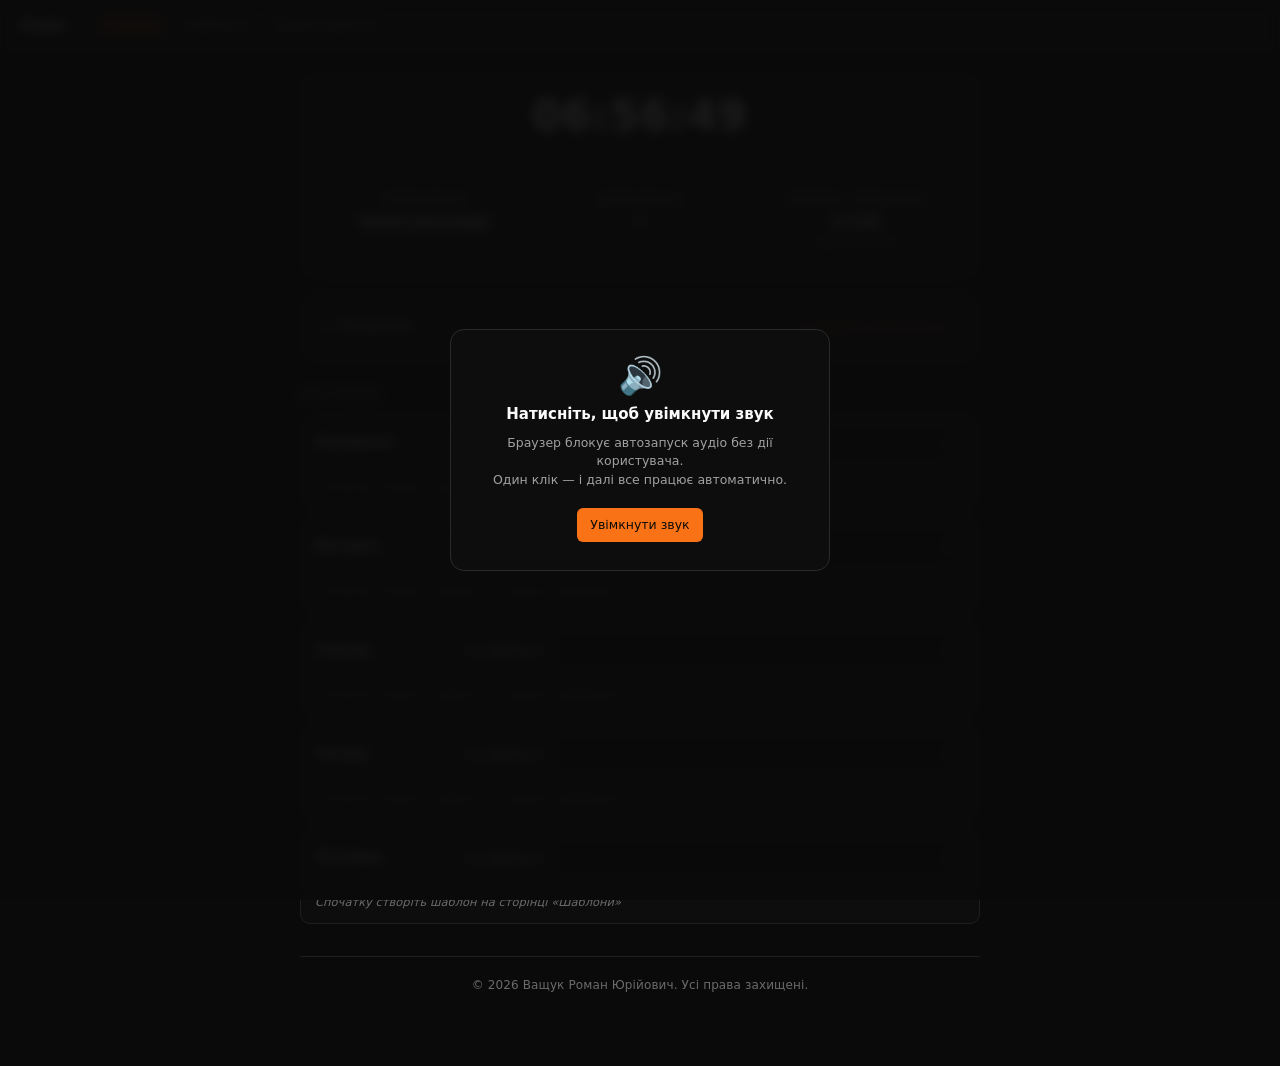
<file: index.html>
<!DOCTYPE html>
<html lang="uk" data-theme="dark">
<head>
  <meta charset="UTF-8">
  <meta name="viewport" content="width=device-width, initial-scale=1.0">
  <title>Головна — Радіо</title>
  <link rel="stylesheet" href="css/index.css">
  <link rel="stylesheet" href="css/header.css">
</head>
<body>

  <header class="header">
    <h1>Радіо</h1>
    <nav>
      <a href="index.html" class="active">Головна</a>
      <a href="templates.html">Шаблони</a>
      <a href="settings.html">Налаштування</a>
    </nav>
  </header>

  <main class="container">

    <div class="card clock-card">
      <div class="clock-display">
        <div class="clock-time" id="clock-time">00:00:00</div>
        <div class="clock-day" id="clock-day">—</div>
      </div>

      <div class="status-grid">
        <div class="status-item">
          <div class="status-label">Увімкнення</div>
          <div class="status-value" id="radio-on">—</div>
          <div class="status-sub" id="radio-on-sub"></div>
        </div>
        <div class="status-item">
          <div class="status-label">Вимкнення</div>
          <div class="status-value" id="radio-off">—</div>
          <div class="status-sub" id="radio-off-sub"></div>
        </div>
        <div class="status-item">
          <div class="status-label">Хвилина мовчання</div>
          <div class="status-value" id="silence-value">9:00</div>
          <div class="status-sub" id="silence-sub"></div>
        </div>
      </div>
    </div>

    <div class="card player-card">
      <div class="player-head">
        <div class="player-status">
          <span class="status-dot" id="status-dot"></span>
          <span id="status-text">Очікування</span>
        </div>
        <button id="btn-emergency" class="btn btn-emergency">⏸ Аварійне вимкнення</button>
      </div>
      <audio id="radio-audio" preload="none"></audio>
      <audio id="hymn-audio" preload="auto" src="hymn.mp3"></audio>
    </div>

    <h2 class="section-title">Дні тижня</h2>
    <div class="days-list" id="days-list"></div>
    <footer class="footer">
      © 2026 Ващук Роман Юрійович. Усі права захищені.
    </footer>
  </main>

  <div class="unlock-overlay" id="unlock-overlay">
    <div class="unlock-box">
      <div class="unlock-icon">🔊</div>
      <h2>Натисніть, щоб увімкнути звук</h2>
      <p>Браузер блокує автозапуск аудіо без дії користувача.<br>Один клік — і далі все працює автоматично.</p>
      <button id="btn-unlock" class="btn btn-primary">Увімкнути звук</button>
    </div>
  </div>

  <script src="js/settings.js"></script>
  <script src="js/index.js"></script>
</body>
</html>
</file>
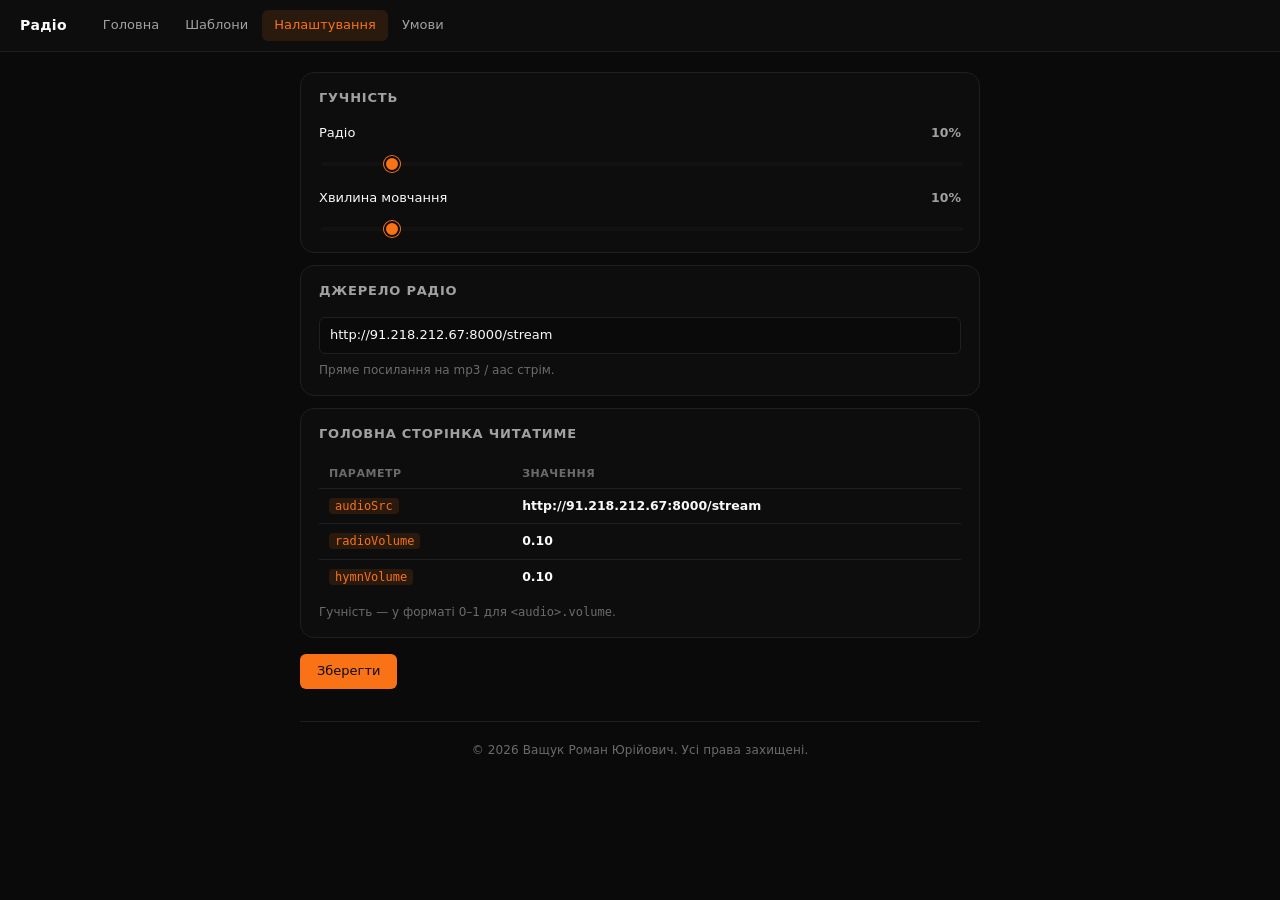
<file: settings.html>
<!doctype html>
<html lang="uk" data-theme="dark">
  <head>
    <meta charset="UTF-8" />
    <meta name="viewport" content="width=device-width, initial-scale=1.0" />
    <title>Налаштування — Радіо</title>
    <link rel="stylesheet" href="css/settings.css" />
    <link rel="stylesheet" href="css/header.css" />
  </head>
  <body>
    <header class="header">
      <h1>Радіо</h1>
      <nav>
        <a href="index.html">Головна</a>
        <a href="templates.html">Шаблони</a>
        <a href="settings.html" class="active">Налаштування</a>
        <a href="terms.html">Умови</a>
      </nav>
    </header>

    <main class="container">
      <div class="card">
        <h2 class="card-title">Гучність</h2>

        <div class="field">
          <div class="field-head">
            <label for="vol-radio">Радіо</label>
            <span class="value" id="vol-radio-val">10%</span>
          </div>
          <input
            type="range"
            id="vol-radio"
            min="0"
            max="100"
            step="1"
            value="10"
          />
        </div>

        <div class="field">
          <div class="field-head">
            <label for="vol-hymn">Хвилина мовчання</label>
            <span class="value" id="vol-hymn-val">10%</span>
          </div>
          <input
            type="range"
            id="vol-hymn"
            min="0"
            max="100"
            step="1"
            value="10"
          />
        </div>
      </div>

      <div class="card" style="margin-top: 12px">
        <h2 class="card-title">Джерело радіо</h2>
        <input
          type="url"
          id="radio-url"
          class="input"
          placeholder="http://.../stream.mp3"
          autocomplete="off"
          spellcheck="false"
        />
        <p class="hint">Пряме посилання на mp3 / aac стрім.</p>
      </div>

      <div class="card" style="margin-top: 12px">
        <h2 class="card-title">Головна сторінка читатиме</h2>
        <table class="preview-table">
          <thead>
            <tr>
              <th>Параметр</th>
              <th>Значення</th>
            </tr>
          </thead>
          <tbody>
            <tr>
              <td><code>audioSrc</code></td>
              <td id="pv-src">—</td>
            </tr>
            <tr>
              <td><code>radioVolume</code></td>
              <td id="pv-radio">—</td>
            </tr>
            <tr>
              <td><code>hymnVolume</code></td>
              <td id="pv-hymn">—</td>
            </tr>
          </tbody>
        </table>
        <p class="hint" style="margin-top: 10px">
          Гучність — у форматі 0–1 для <code>&lt;audio&gt;.volume</code>.
        </p>
      </div>

      <div class="actions">
        <button id="btn-save" class="btn btn-primary">Зберегти</button>
        <span id="save-status" class="status"></span>
      </div>
      <footer class="footer">
        © 2026 Ващук Роман Юрійович. Усі права захищені.
      </footer>
    </main>

    <script src="js/settings.js"></script>
  </body>
</html>
</file>
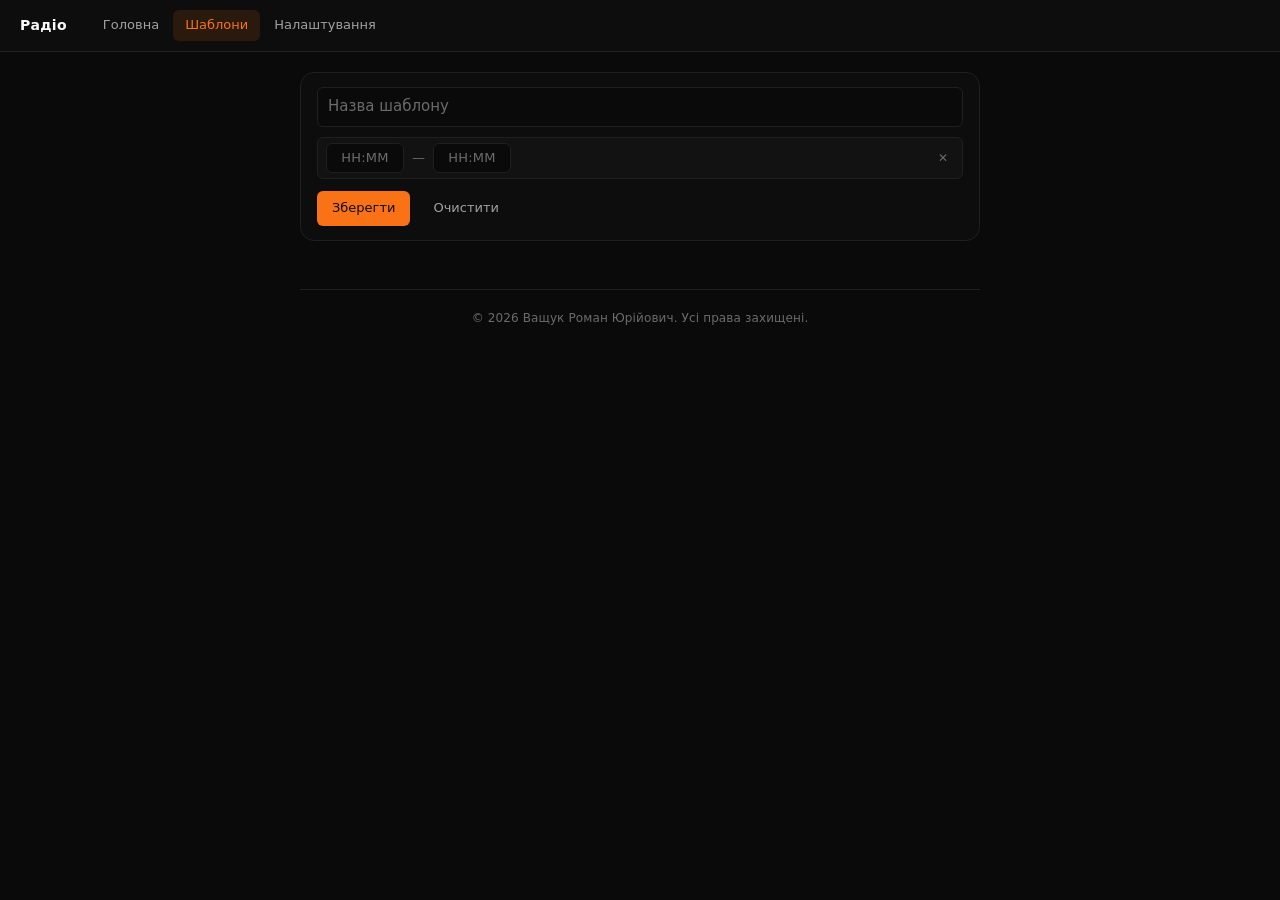
<file: templates.html>
<!DOCTYPE html>
<html lang="uk" data-theme="dark">
<head>
  <meta charset="UTF-8">
  <meta name="viewport" content="width=device-width, initial-scale=1.0">
  <title>Шаблони розкладу — Радіо</title>
  <link rel="stylesheet" href="css/templates.css">
  <link rel="stylesheet" href="css/header.css">
</head>
<body>

  <header class="header">
    <h1>Радіо</h1>
    <nav>
      <a href="index.html">Головна</a>
      <a href="templates.html" class="active">Шаблони</a>
      <a href="settings.html">Налаштування</a>
    </nav>
  </header>

  <main class="container">

    <!-- Форма створення — завжди видима -->
    <div class="card" id="create-form">
      <input type="text" id="new-name" class="edit-name" placeholder="Назва шаблону" autocomplete="off">
      <div id="new-breaks" class="breaks-editor"></div>
      <div class="actions">
        <button id="btn-create" class="btn btn-primary">Зберегти</button>
        <button id="btn-reset" class="btn btn-ghost">Очистити</button>
      </div>
    </div>

    <!-- Список шаблонів -->
    <div id="list" class="list"></div>
    <footer class="footer">
      © 2026 Ващук Роман Юрійович. Усі права захищені.
    </footer>
  </main>

  <script src="js/templates.js"></script>
</body>
</html>
</file>
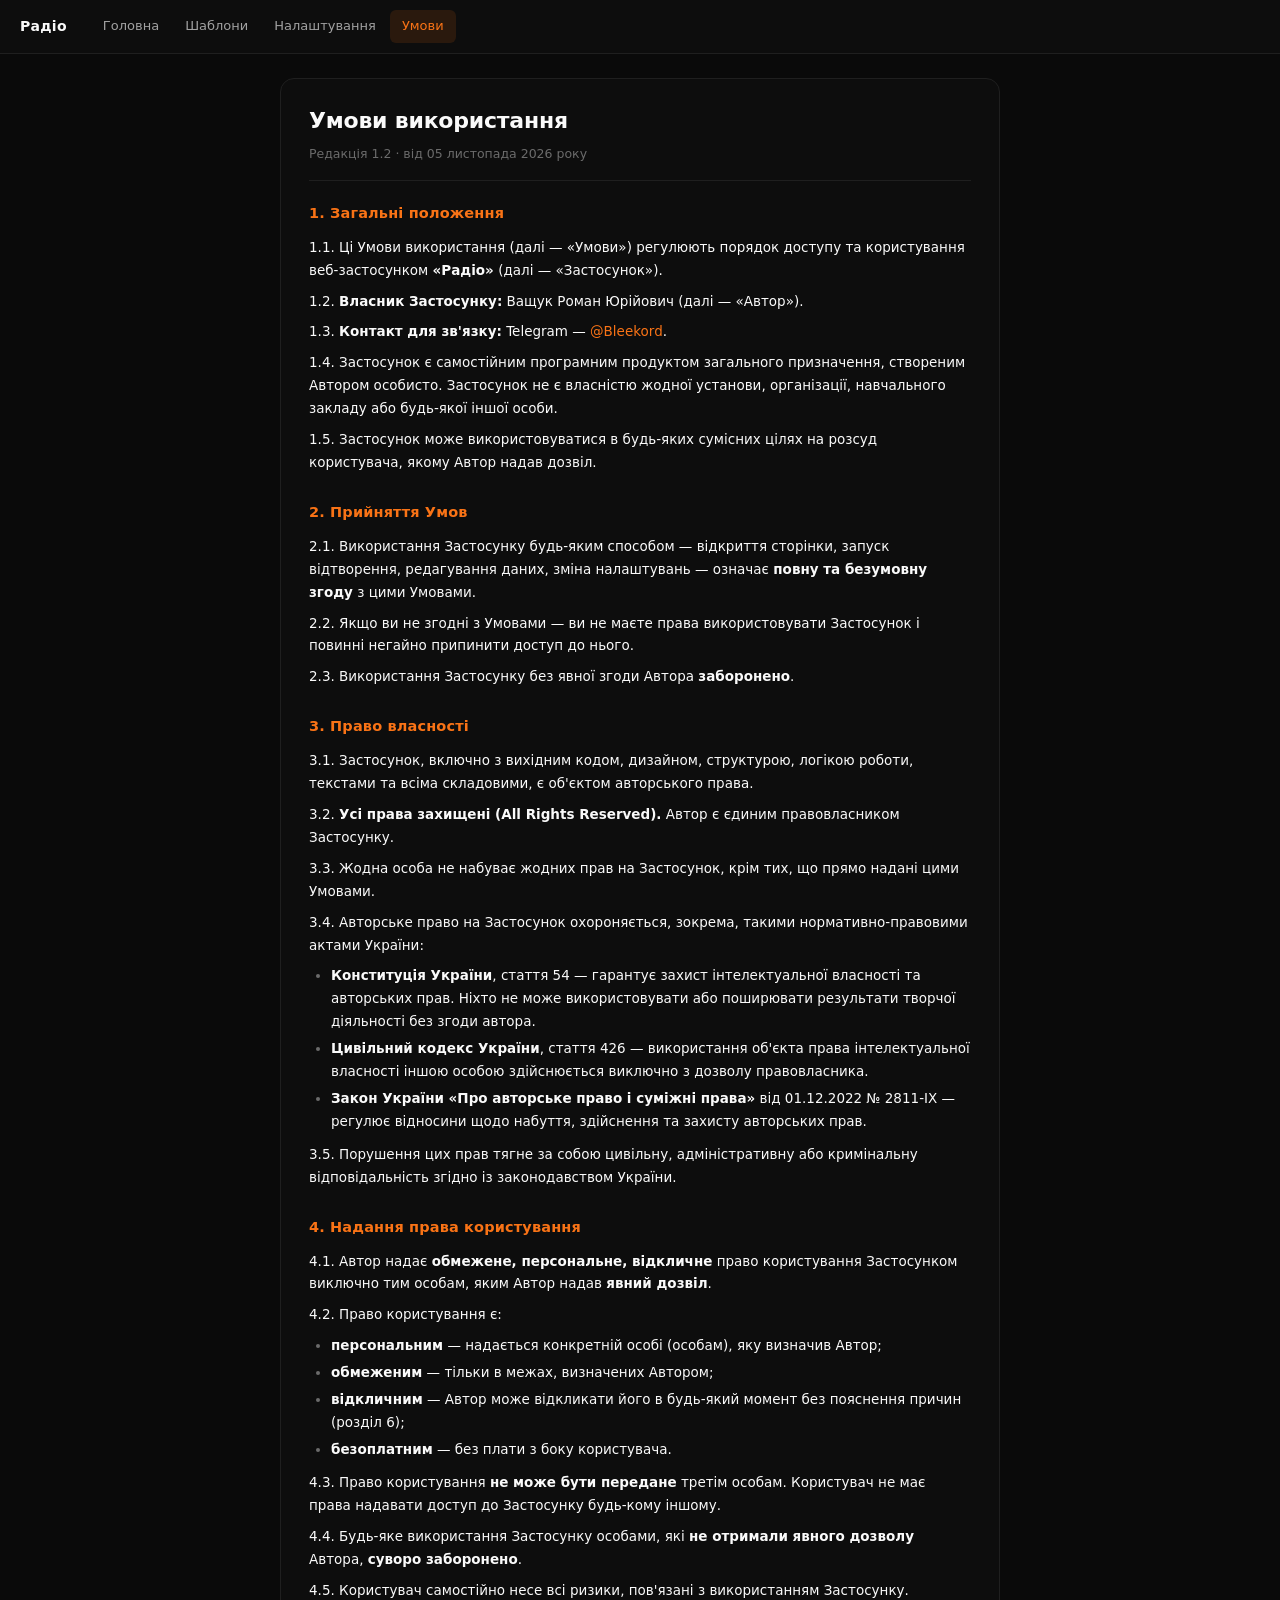
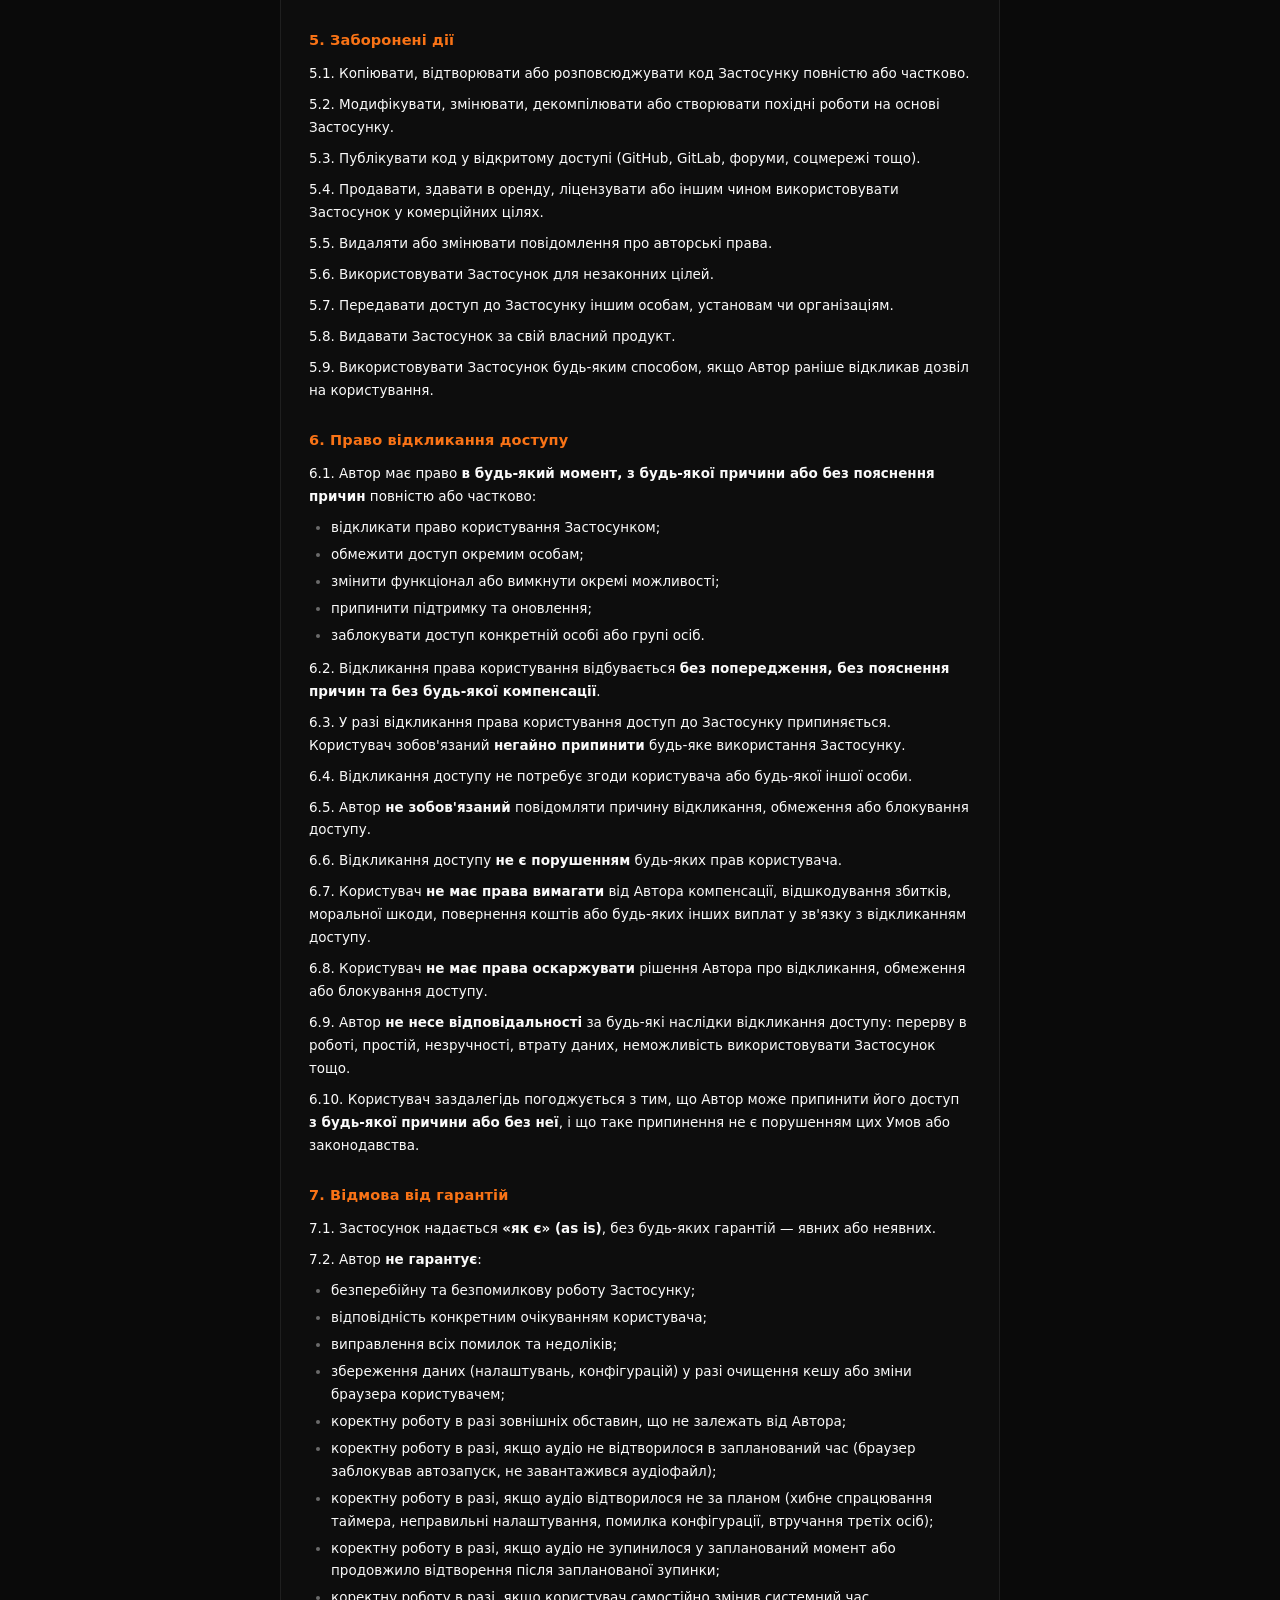
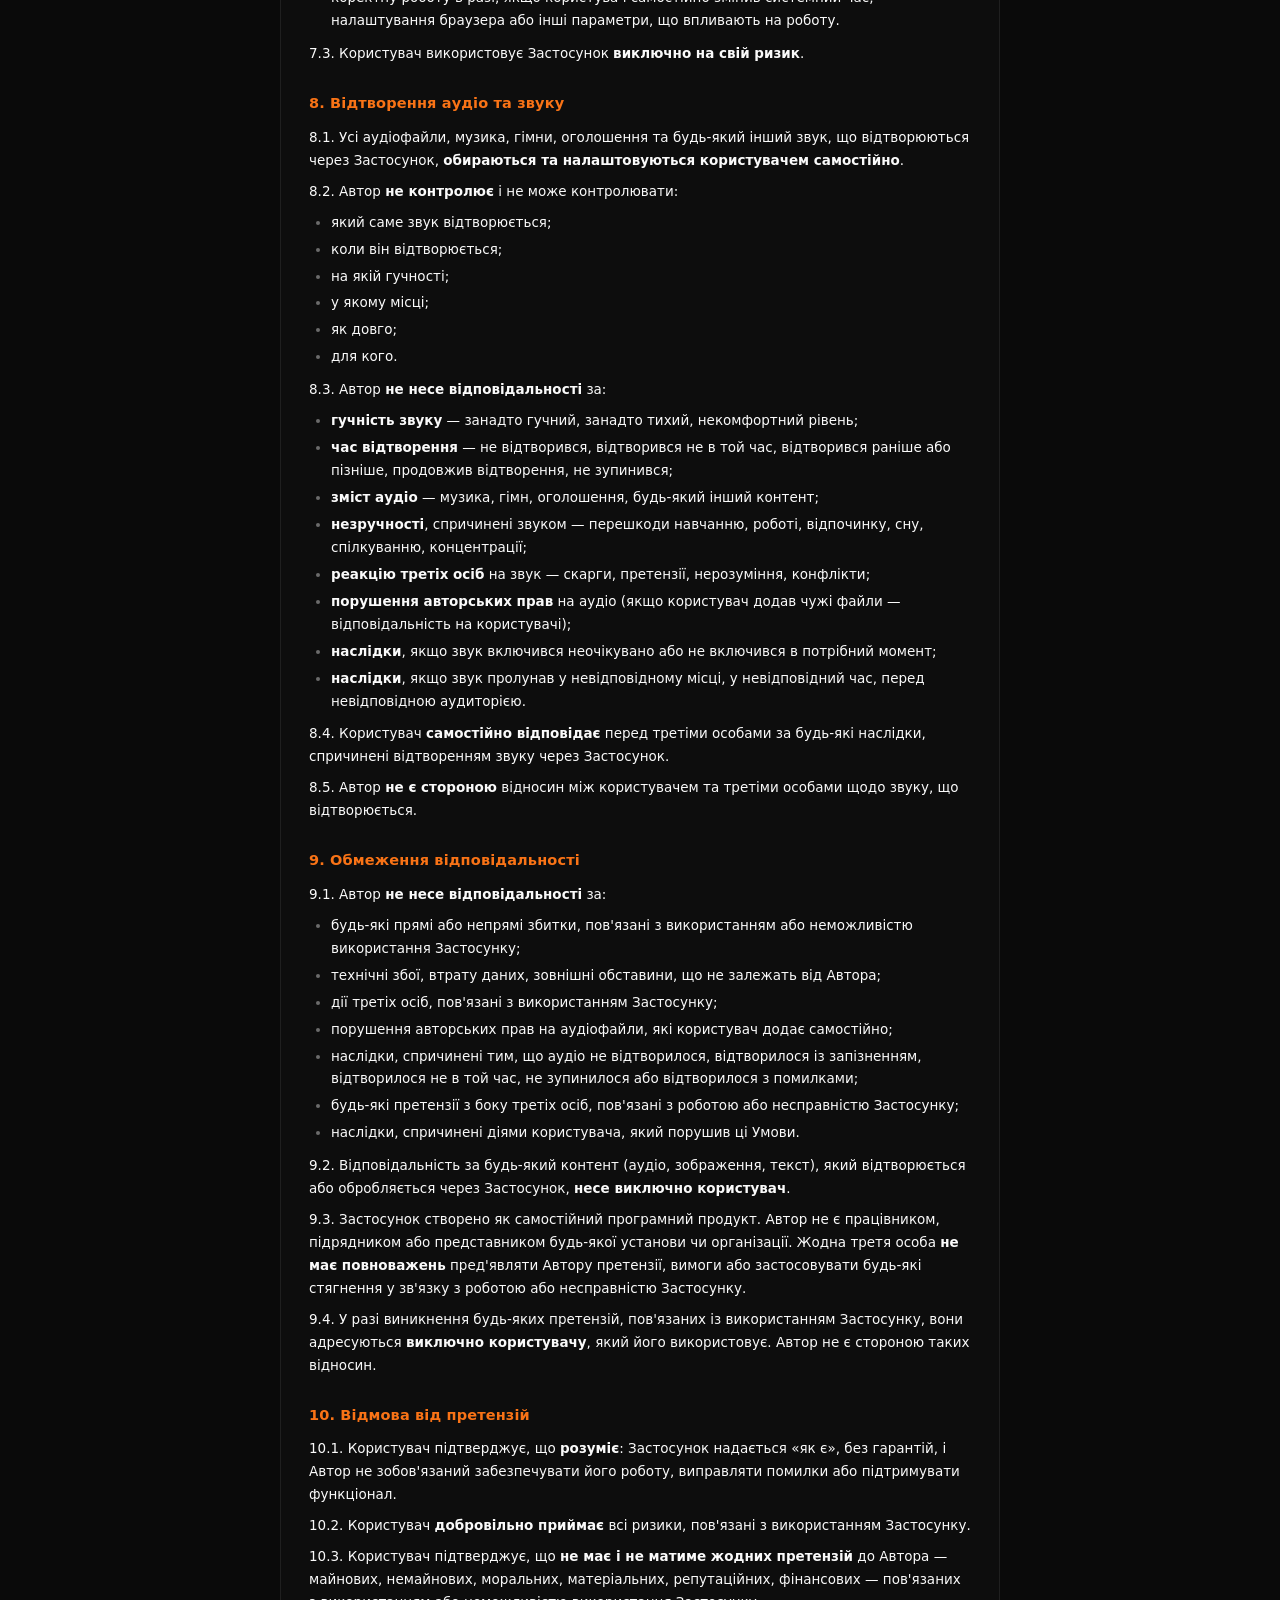
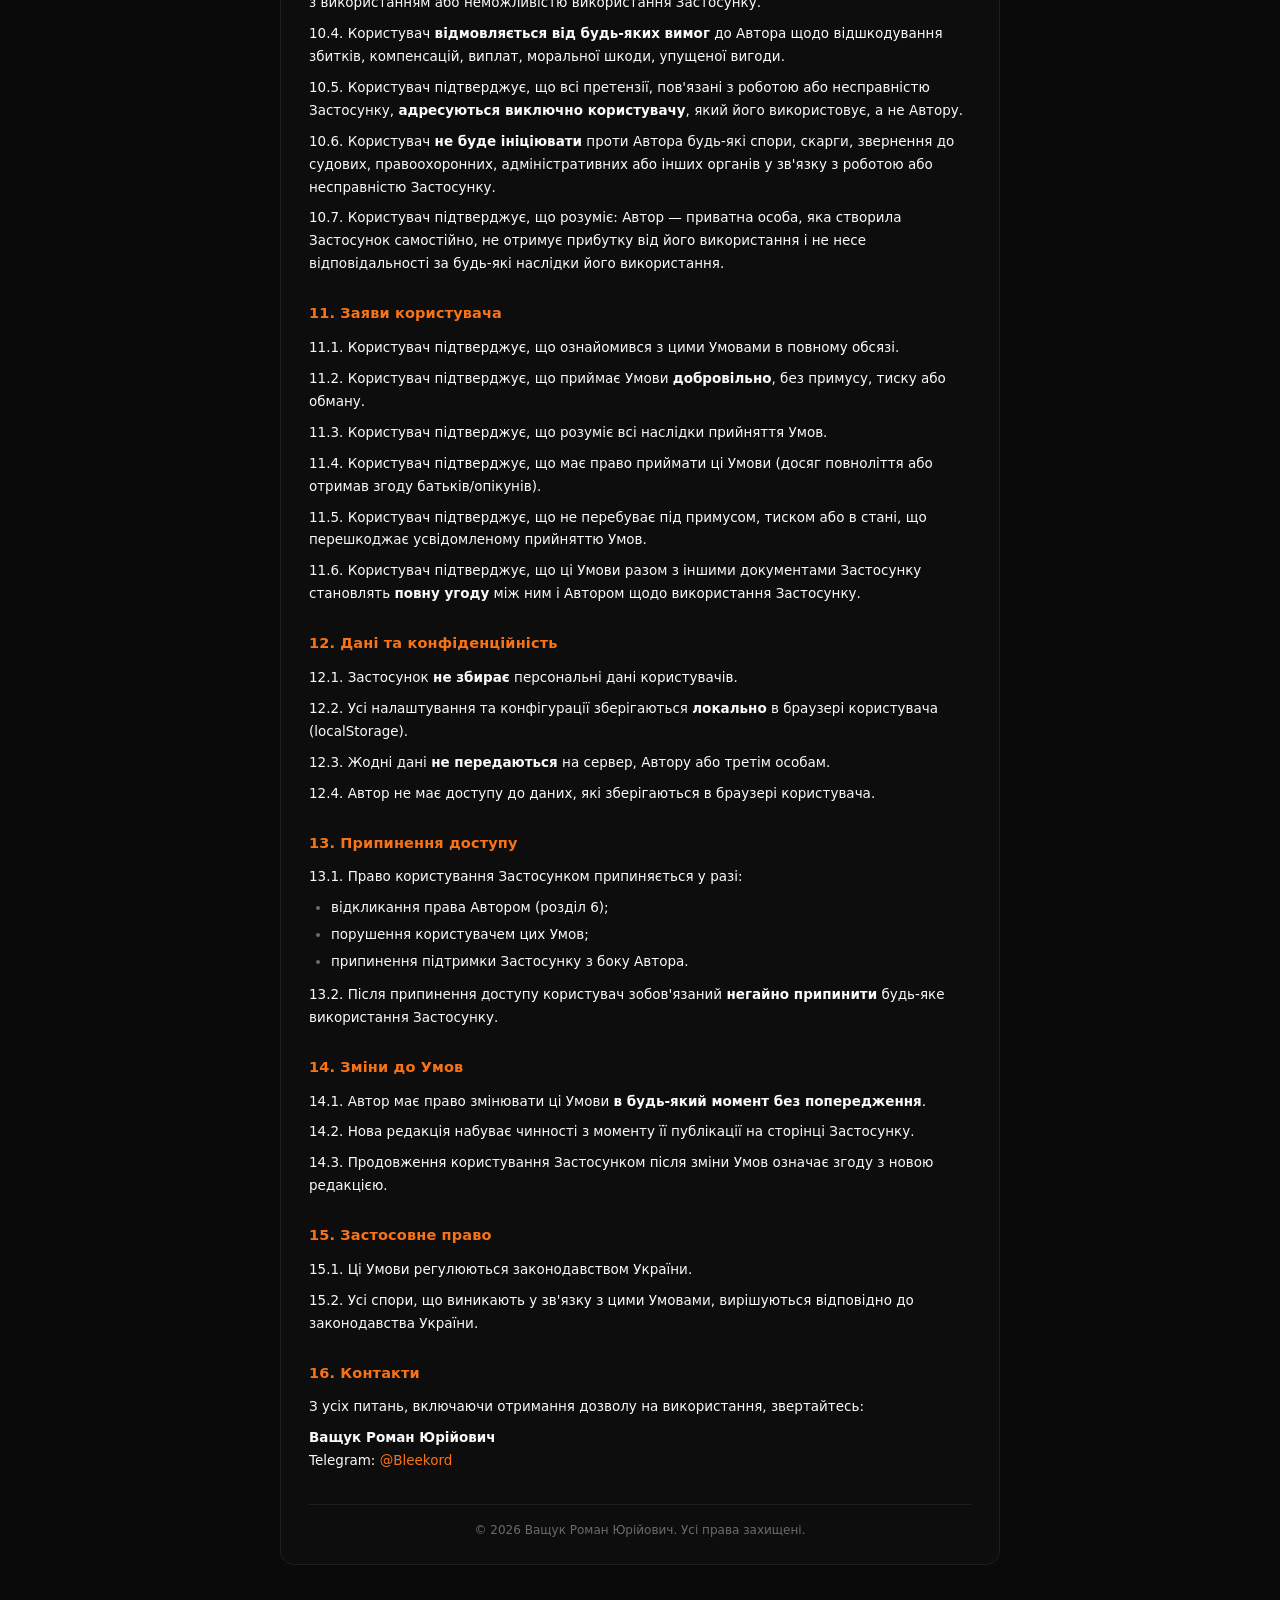
<file: terms.html>
<!DOCTYPE html>
<html lang="uk" data-theme="dark">
<head>
  <meta charset="UTF-8">
  <meta name="viewport" content="width=device-width, initial-scale=1.0">
  <title>Умови використання — Радіо</title>
  <link rel="stylesheet" href="css/terms.css">
  <link rel="stylesheet" href="css/header.css">
</head>
<body>

  <header class="header">
    <h1>Радіо</h1>
    <nav>
      <a href="index.html">Головна</a>
      <a href="templates.html">Шаблони</a>
      <a href="settings.html">Налаштування</a>
      <a href="terms.html" class="active">Умови</a>
    </nav>
  </header>

  <main class="container">

    <article class="card terms-card">
      <header class="terms-head">
        <h1 class="page-title">Умови використання</h1>
        <p class="page-sub">Редакція 1.2 · від 05 листопада 2026 року</p>
      </header>

      <div class="terms-body">

        <h2>1. Загальні положення</h2>
        <p>1.1. Ці Умови використання (далі — «Умови») регулюють порядок доступу та користування веб-застосунком <strong>«Радіо»</strong> (далі — «Застосунок»).</p>
        <p>1.2. <strong>Власник Застосунку:</strong> Ващук Роман Юрійович (далі — «Автор»).</p>
        <p>1.3. <strong>Контакт для зв'язку:</strong> Telegram — <a href="https://t.me/Bleekord" target="_blank" rel="noopener">@Bleekord</a>.</p>
        <p>1.4. Застосунок є самостійним програмним продуктом загального призначення, створеним Автором особисто. Застосунок не є власністю жодної установи, організації, навчального закладу або будь-якої іншої особи.</p>
        <p>1.5. Застосунок може використовуватися в будь-яких сумісних цілях на розсуд користувача, якому Автор надав дозвіл.</p>

        <h2>2. Прийняття Умов</h2>
        <p>2.1. Використання Застосунку будь-яким способом — відкриття сторінки, запуск відтворення, редагування даних, зміна налаштувань — означає <strong>повну та безумовну згоду</strong> з цими Умовами.</p>
        <p>2.2. Якщо ви не згодні з Умовами — ви не маєте права використовувати Застосунок і повинні негайно припинити доступ до нього.</p>
        <p>2.3. Використання Застосунку без явної згоди Автора <strong>заборонено</strong>.</p>

        <h2>3. Право власності</h2>
        <p>3.1. Застосунок, включно з вихідним кодом, дизайном, структурою, логікою роботи, текстами та всіма складовими, є об'єктом авторського права.</p>
        <p>3.2. <strong>Усі права захищені (All Rights Reserved).</strong> Автор є єдиним правовласником Застосунку.</p>
        <p>3.3. Жодна особа не набуває жодних прав на Застосунок, крім тих, що прямо надані цими Умовами.</p>
        <p>3.4. Авторське право на Застосунок охороняється, зокрема, такими нормативно-правовими актами України:</p>
        <ul>
          <li><strong>Конституція України</strong>, стаття 54 — гарантує захист інтелектуальної власності та авторських прав. Ніхто не може використовувати або поширювати результати творчої діяльності без згоди автора.</li>
          <li><strong>Цивільний кодекс України</strong>, стаття 426 — використання об'єкта права інтелектуальної власності іншою особою здійснюється виключно з дозволу правовласника.</li>
          <li><strong>Закон України «Про авторське право і суміжні права»</strong> від 01.12.2022 № 2811-IX — регулює відносини щодо набуття, здійснення та захисту авторських прав.</li>
        </ul>
        <p>3.5. Порушення цих прав тягне за собою цивільну, адміністративну або кримінальну відповідальність згідно із законодавством України.</p>

        <h2>4. Надання права користування</h2>
        <p>4.1. Автор надає <strong>обмежене, персональне, відкличне</strong> право користування Застосунком виключно тим особам, яким Автор надав <strong>явний дозвіл</strong>.</p>
        <p>4.2. Право користування є:</p>
        <ul>
          <li><strong>персональним</strong> — надається конкретній особі (особам), яку визначив Автор;</li>
          <li><strong>обмеженим</strong> — тільки в межах, визначених Автором;</li>
          <li><strong>відкличним</strong> — Автор може відкликати його в будь-який момент без пояснення причин (розділ 6);</li>
          <li><strong>безоплатним</strong> — без плати з боку користувача.</li>
        </ul>
        <p>4.3. Право користування <strong>не може бути передане</strong> третім особам. Користувач не має права надавати доступ до Застосунку будь-кому іншому.</p>
        <p>4.4. Будь-яке використання Застосунку особами, які <strong>не отримали явного дозволу</strong> Автора, <strong>суворо заборонено</strong>.</p>
        <p>4.5. Користувач самостійно несе всі ризики, пов'язані з використанням Застосунку.</p>

        <h2>5. Заборонені дії</h2>
        <p>5.1. Копіювати, відтворювати або розповсюджувати код Застосунку повністю або частково.</p>
        <p>5.2. Модифікувати, змінювати, декомпілювати або створювати похідні роботи на основі Застосунку.</p>
        <p>5.3. Публікувати код у відкритому доступі (GitHub, GitLab, форуми, соцмережі тощо).</p>
        <p>5.4. Продавати, здавати в оренду, ліцензувати або іншим чином використовувати Застосунок у комерційних цілях.</p>
        <p>5.5. Видаляти або змінювати повідомлення про авторські права.</p>
        <p>5.6. Використовувати Застосунок для незаконних цілей.</p>
        <p>5.7. Передавати доступ до Застосунку іншим особам, установам чи організаціям.</p>
        <p>5.8. Видавати Застосунок за свій власний продукт.</p>
        <p>5.9. Використовувати Застосунок будь-яким способом, якщо Автор раніше відкликав дозвіл на користування.</p>

        <h2>6. Право відкликання доступу</h2>
        <p>6.1. Автор має право <strong>в будь-який момент, з будь-якої причини або без пояснення причин</strong> повністю або частково:</p>
        <ul>
          <li>відкликати право користування Застосунком;</li>
          <li>обмежити доступ окремим особам;</li>
          <li>змінити функціонал або вимкнути окремі можливості;</li>
          <li>припинити підтримку та оновлення;</li>
          <li>заблокувати доступ конкретній особі або групі осіб.</li>
        </ul>
        <p>6.2. Відкликання права користування відбувається <strong>без попередження, без пояснення причин та без будь-якої компенсації</strong>.</p>
        <p>6.3. У разі відкликання права користування доступ до Застосунку припиняється. Користувач зобов'язаний <strong>негайно припинити</strong> будь-яке використання Застосунку.</p>
        <p>6.4. Відкликання доступу не потребує згоди користувача або будь-якої іншої особи.</p>
        <p>6.5. Автор <strong>не зобов'язаний</strong> повідомляти причину відкликання, обмеження або блокування доступу.</p>
        <p>6.6. Відкликання доступу <strong>не є порушенням</strong> будь-яких прав користувача.</p>
        <p>6.7. Користувач <strong>не має права вимагати</strong> від Автора компенсації, відшкодування збитків, моральної шкоди, повернення коштів або будь-яких інших виплат у зв'язку з відкликанням доступу.</p>
        <p>6.8. Користувач <strong>не має права оскаржувати</strong> рішення Автора про відкликання, обмеження або блокування доступу.</p>
        <p>6.9. Автор <strong>не несе відповідальності</strong> за будь-які наслідки відкликання доступу: перерву в роботі, простій, незручності, втрату даних, неможливість використовувати Застосунок тощо.</p>
        <p>6.10. Користувач заздалегідь погоджується з тим, що Автор може припинити його доступ <strong>з будь-якої причини або без неї</strong>, і що таке припинення не є порушенням цих Умов або законодавства.</p>

        <h2>7. Відмова від гарантій</h2>
        <p>7.1. Застосунок надається <strong>«як є» (as is)</strong>, без будь-яких гарантій — явних або неявних.</p>
        <p>7.2. Автор <strong>не гарантує</strong>:</p>
        <ul>
          <li>безперебійну та безпомилкову роботу Застосунку;</li>
          <li>відповідність конкретним очікуванням користувача;</li>
          <li>виправлення всіх помилок та недоліків;</li>
          <li>збереження даних (налаштувань, конфігурацій) у разі очищення кешу або зміни браузера користувачем;</li>
          <li>коректну роботу в разі зовнішніх обставин, що не залежать від Автора;</li>
          <li>коректну роботу в разі, якщо аудіо не відтворилося в запланований час (браузер заблокував автозапуск, не завантажився аудіофайл);</li>
          <li>коректну роботу в разі, якщо аудіо відтворилося не за планом (хибне спрацювання таймера, неправильні налаштування, помилка конфігурації, втручання третіх осіб);</li>
          <li>коректну роботу в разі, якщо аудіо не зупинилося у запланований момент або продовжило відтворення після запланованої зупинки;</li>
          <li>коректну роботу в разі, якщо користувач самостійно змінив системний час, налаштування браузера або інші параметри, що впливають на роботу.</li>
        </ul>
        <p>7.3. Користувач використовує Застосунок <strong>виключно на свій ризик</strong>.</p>

        <h2>8. Відтворення аудіо та звуку</h2>
        <p>8.1. Усі аудіофайли, музика, гімни, оголошення та будь-який інший звук, що відтворюються через Застосунок, <strong>обираються та налаштовуються користувачем самостійно</strong>.</p>
        <p>8.2. Автор <strong>не контролює</strong> і не може контролювати:</p>
        <ul>
          <li>який саме звук відтворюється;</li>
          <li>коли він відтворюється;</li>
          <li>на якій гучності;</li>
          <li>у якому місці;</li>
          <li>як довго;</li>
          <li>для кого.</li>
        </ul>
        <p>8.3. Автор <strong>не несе відповідальності</strong> за:</p>
        <ul>
          <li><strong>гучність звуку</strong> — занадто гучний, занадто тихий, некомфортний рівень;</li>
          <li><strong>час відтворення</strong> — не відтворився, відтворився не в той час, відтворився раніше або пізніше, продовжив відтворення, не зупинився;</li>
          <li><strong>зміст аудіо</strong> — музика, гімн, оголошення, будь-який інший контент;</li>
          <li><strong>незручності</strong>, спричинені звуком — перешкоди навчанню, роботі, відпочинку, сну, спілкуванню, концентрації;</li>
          <li><strong>реакцію третіх осіб</strong> на звук — скарги, претензії, нерозуміння, конфлікти;</li>
          <li><strong>порушення авторських прав</strong> на аудіо (якщо користувач додав чужі файли — відповідальність на користувачі);</li>
          <li><strong>наслідки</strong>, якщо звук включився неочікувано або не включився в потрібний момент;</li>
          <li><strong>наслідки</strong>, якщо звук пролунав у невідповідному місці, у невідповідний час, перед невідповідною аудиторією.</li>
        </ul>
        <p>8.4. Користувач <strong>самостійно відповідає</strong> перед третіми особами за будь-які наслідки, спричинені відтворенням звуку через Застосунок.</p>
        <p>8.5. Автор <strong>не є стороною</strong> відносин між користувачем та третіми особами щодо звуку, що відтворюється.</p>

        <h2>9. Обмеження відповідальності</h2>
        <p>9.1. Автор <strong>не несе відповідальності</strong> за:</p>
        <ul>
          <li>будь-які прямі або непрямі збитки, пов'язані з використанням або неможливістю використання Застосунку;</li>
          <li>технічні збої, втрату даних, зовнішні обставини, що не залежать від Автора;</li>
          <li>дії третіх осіб, пов'язані з використанням Застосунку;</li>
          <li>порушення авторських прав на аудіофайли, які користувач додає самостійно;</li>
          <li>наслідки, спричинені тим, що аудіо не відтворилося, відтворилося із запізненням, відтворилося не в той час, не зупинилося або відтворилося з помилками;</li>
          <li>будь-які претензії з боку третіх осіб, пов'язані з роботою або несправністю Застосунку;</li>
          <li>наслідки, спричинені діями користувача, який порушив ці Умови.</li>
        </ul>
        <p>9.2. Відповідальність за будь-який контент (аудіо, зображення, текст), який відтворюється або обробляється через Застосунок, <strong>несе виключно користувач</strong>.</p>
        <p>9.3. Застосунок створено як самостійний програмний продукт. Автор не є працівником, підрядником або представником будь-якої установи чи організації. Жодна третя особа <strong>не має повноважень</strong> пред'являти Автору претензії, вимоги або застосовувати будь-які стягнення у зв'язку з роботою або несправністю Застосунку.</p>
        <p>9.4. У разі виникнення будь-яких претензій, пов'язаних із використанням Застосунку, вони адресуються <strong>виключно користувачу</strong>, який його використовує. Автор не є стороною таких відносин.</p>

        <h2>10. Відмова від претензій</h2>
        <p>10.1. Користувач підтверджує, що <strong>розуміє</strong>: Застосунок надається «як є», без гарантій, і Автор не зобов'язаний забезпечувати його роботу, виправляти помилки або підтримувати функціонал.</p>
        <p>10.2. Користувач <strong>добровільно приймає</strong> всі ризики, пов'язані з використанням Застосунку.</p>
        <p>10.3. Користувач підтверджує, що <strong>не має і не матиме жодних претензій</strong> до Автора — майнових, немайнових, моральних, матеріальних, репутаційних, фінансових — пов'язаних з використанням або неможливістю використання Застосунку.</p>
        <p>10.4. Користувач <strong>відмовляється від будь-яких вимог</strong> до Автора щодо відшкодування збитків, компенсацій, виплат, моральної шкоди, упущеної вигоди.</p>
        <p>10.5. Користувач підтверджує, що всі претензії, пов'язані з роботою або несправністю Застосунку, <strong>адресуються виключно користувачу</strong>, який його використовує, а не Автору.</p>
        <p>10.6. Користувач <strong>не буде ініціювати</strong> проти Автора будь-які спори, скарги, звернення до судових, правоохоронних, адміністративних або інших органів у зв'язку з роботою або несправністю Застосунку.</p>
        <p>10.7. Користувач підтверджує, що розуміє: Автор — приватна особа, яка створила Застосунок самостійно, не отримує прибутку від його використання і не несе відповідальності за будь-які наслідки його використання.</p>

        <h2>11. Заяви користувача</h2>
        <p>11.1. Користувач підтверджує, що ознайомився з цими Умовами в повному обсязі.</p>
        <p>11.2. Користувач підтверджує, що приймає Умови <strong>добровільно</strong>, без примусу, тиску або обману.</p>
        <p>11.3. Користувач підтверджує, що розуміє всі наслідки прийняття Умов.</p>
        <p>11.4. Користувач підтверджує, що має право приймати ці Умови (досяг повноліття або отримав згоду батьків/опікунів).</p>
        <p>11.5. Користувач підтверджує, що не перебуває під примусом, тиском або в стані, що перешкоджає усвідомленому прийняттю Умов.</p>
        <p>11.6. Користувач підтверджує, що ці Умови разом з іншими документами Застосунку становлять <strong>повну угоду</strong> між ним і Автором щодо використання Застосунку.</p>

        <h2>12. Дані та конфіденційність</h2>
        <p>12.1. Застосунок <strong>не збирає</strong> персональні дані користувачів.</p>
        <p>12.2. Усі налаштування та конфігурації зберігаються <strong>локально</strong> в браузері користувача (localStorage).</p>
        <p>12.3. Жодні дані <strong>не передаються</strong> на сервер, Автору або третім особам.</p>
        <p>12.4. Автор не має доступу до даних, які зберігаються в браузері користувача.</p>

        <h2>13. Припинення доступу</h2>
        <p>13.1. Право користування Застосунком припиняється у разі:</p>
        <ul>
          <li>відкликання права Автором (розділ 6);</li>
          <li>порушення користувачем цих Умов;</li>
          <li>припинення підтримки Застосунку з боку Автора.</li>
        </ul>
        <p>13.2. Після припинення доступу користувач зобов'язаний <strong>негайно припинити</strong> будь-яке використання Застосунку.</p>

        <h2>14. Зміни до Умов</h2>
        <p>14.1. Автор має право змінювати ці Умови <strong>в будь-який момент без попередження</strong>.</p>
        <p>14.2. Нова редакція набуває чинності з моменту її публікації на сторінці Застосунку.</p>
        <p>14.3. Продовження користування Застосунком після зміни Умов означає згоду з новою редакцією.</p>

        <h2>15. Застосовне право</h2>
        <p>15.1. Ці Умови регулюються законодавством України.</p>
        <p>15.2. Усі спори, що виникають у зв'язку з цими Умовами, вирішуються відповідно до законодавства України.</p>

        <h2>16. Контакти</h2>
        <p>З усіх питань, включаючи отримання дозволу на використання, звертайтесь:</p>
        <p><strong>Ващук Роман Юрійович</strong><br>
        Telegram: <a href="https://t.me/Bleekord" target="_blank" rel="noopener">@Bleekord</a></p>

      </div>

      <footer class="terms-foot">
        © 2026 Ващук Роман Юрійович. Усі права захищені.
      </footer>
    </article>

  </main>

</body>
</html>
</file>
<file: css/index.css>
/* ============================================================
   index.css — стилі головної сторінки
   ============================================================ */

:root,
:root[data-theme="dark"] {
  --bg-primary:    #0A0A0A;
  --bg-secondary-1:#0D0D0D;
  --bg-secondary-2:#121212;
  --bg-elevated:   #1A1A1A;

  --border-1:      #1F1F1F;
  --border-2:      #2B2B2B;
  --border-focus:  #F97316;

  --text-primary:  #FAFAFA;
  --text-secondary:#A1A1A1;
  --text-muted:    #6B6B6B;
  --text-on-accent:#0A0A0A;

  --accent:        #F97316;
  --accent-hover:  #FB923C;
  --accent-active: #EA580C;
  --accent-subtle: rgba(249, 115, 22, 0.12);

  --success: #22C55E;
  --success-hover: #16A34A;
  --error:   #EF4444;

  --radius-sm: 6px;
  --radius:    10px;
  --radius-lg: 14px;
}

*, *::before, *::after { box-sizing: border-box; }
html, body { margin: 0; padding: 0; }

body {
  font-family: system-ui, -apple-system, "Segoe UI", Roboto, sans-serif;
  background: var(--bg-primary);
  color: var(--text-primary);
  min-height: 100vh;
  font-size: 14px;
  line-height: 1.45;
  -webkit-font-smoothing: antialiased;
}

a { color: var(--accent); text-decoration: none; }
input, button, select { font: inherit; }

/* ---------- Layout ---------- */
.container {
  max-width: 720px;
  margin: 0 auto;
  padding: 20px 20px 48px;
}

.card {
  background: var(--bg-secondary-1);
  border: 1px solid var(--border-1);
  border-radius: var(--radius-lg);
  padding: 18px 20px;
}

/* ---------- Buttons ---------- */
.btn {
  display: inline-flex; align-items: center; justify-content: center;
  gap: 6px;
  padding: 7px 12px;
  border: 1px solid transparent;
  border-radius: var(--radius-sm);
  font-size: 12.5px; font-weight: 500;
  cursor: pointer; background: transparent; color: var(--text-primary);
  transition: background 0.15s, border-color 0.15s, color 0.15s;
  white-space: nowrap;
}
.btn:focus-visible {
  outline: none;
  box-shadow: 0 0 0 3px var(--accent-subtle);
}
.btn-primary { background: var(--accent); color: var(--text-on-accent); border-color: transparent; }
.btn-primary:hover { background: var(--accent-hover); }
.btn-primary:active { background: var(--accent-active); }

/* ---------- Emergency button ---------- */
.btn-emergency {
  background: transparent;
  color: var(--error);
  border: 1px solid rgba(239, 68, 68, 0.4);
}
.btn-emergency:hover {
  background: rgba(239, 68, 68, 0.1);
  border-color: rgba(239, 68, 68, 0.6);
}
.btn-emergency.active {
  background: var(--success);
  color: var(--text-on-accent);
  border-color: transparent;
}
.btn-emergency.active:hover {
  background: var(--success-hover);
}

/* ---------- Clock ---------- */
.clock-display {
  text-align: center;
  padding: 4px 0 20px;
  border-bottom: 1px solid var(--border-1);
  margin-bottom: 16px;
}
.clock-time {
  font-size: 42px;
  font-weight: 600;
  font-variant-numeric: tabular-nums;
  letter-spacing: 0.02em;
  line-height: 1;
  margin-bottom: 8px;
  color: var(--text-primary);
}
.clock-day {
  font-size: 13px;
  color: var(--text-secondary);
  font-weight: 500;
}

/* ---------- Status grid ---------- */
.status-grid {
  display: grid;
  grid-template-columns: repeat(3, 1fr);
  gap: 10px;
}
.status-item {
  padding: 10px 12px;
  background: var(--bg-secondary-2);
  border-radius: var(--radius-sm);
  text-align: center;
}
.status-label {
  font-size: 10.5px;
  color: var(--text-muted);
  text-transform: uppercase;
  letter-spacing: 0.06em;
  margin-bottom: 6px;
  font-weight: 600;
}
.status-value {
  font-size: 14px;
  font-weight: 600;
  color: var(--text-primary);
  font-variant-numeric: tabular-nums;
  line-height: 1.2;
}
.status-sub {
  font-size: 11.5px;
  color: var(--text-muted);
  margin-top: 3px;
  font-variant-numeric: tabular-nums;
  min-height: 16px;
}

/* ---------- Player ---------- */
.player-card { margin-top: 12px; }
.player-head {
  display: flex;
  align-items: center;
  justify-content: space-between;
  gap: 12px;
}
.player-status {
  display: flex;
  align-items: center;
  gap: 8px;
  font-size: 13px;
  color: var(--text-primary);
  font-weight: 500;
}
.status-dot {
  width: 8px;
  height: 8px;
  border-radius: 50%;
  background: var(--text-muted);
  transition: background 0.2s, box-shadow 0.2s;
}
.status-dot.playing {
  background: var(--success);
  box-shadow: 0 0 0 3px rgba(34, 197, 94, 0.15);
}
.status-dot.silence {
  background: var(--accent);
  box-shadow: 0 0 0 3px var(--accent-subtle);
}
.status-dot.paused {
  background: var(--text-muted);
}
.status-dot.emergency {
  background: var(--error);
  box-shadow: 0 0 0 3px rgba(239, 68, 68, 0.15);
}

/* ---------- Section title ---------- */
.section-title {
  font-size: 11px;
  color: var(--text-muted);
  text-transform: uppercase;
  letter-spacing: 0.06em;
  margin: 24px 0 10px;
  font-weight: 600;
}

/* ---------- Days list ---------- */
.days-list {
  display: flex;
  flex-direction: column;
  gap: 8px;
}

.day-row {
  display: grid;
  grid-template-columns: 110px 1fr;
  gap: 10px 14px;
  padding: 12px 14px;
  background: var(--bg-secondary-1);
  border: 1px solid var(--border-1);
  border-radius: var(--radius);
  align-items: center;
  transition: border-color 0.15s, background 0.15s;
}
.day-row:hover { border-color: var(--border-2); }
.day-row.is-today {
  border-color: var(--accent);
  background: linear-gradient(180deg, rgba(249,115,22,0.04), rgba(249,115,22,0.01));
}

.day-name {
  font-size: 13px;
  font-weight: 600;
  color: var(--text-primary);
}
.day-row.is-today .day-name { color: var(--accent); }

.day-select {
  padding: 7px 10px;
  background: var(--bg-primary);
  border: 1px solid var(--border-1);
  border-radius: var(--radius-sm);
  color: var(--text-primary);
  font-size: 12.5px;
  cursor: pointer;
  width: 100%;
  transition: border-color 0.15s, box-shadow 0.15s;
  appearance: none;
  -webkit-appearance: none;
  background-image: url("data:image/svg+xml;utf8,<svg xmlns='http://www.w3.org/2000/svg' width='10' height='6' viewBox='0 0 10 6'><path d='M1 1l4 4 4-4' stroke='%236B6B6B' stroke-width='1.4' fill='none' stroke-linecap='round' stroke-linejoin='round'/></svg>");
  background-repeat: no-repeat;
  background-position: right 10px center;
  padding-right: 28px;
}
.day-select:hover { border-color: var(--border-2); }
.day-select:focus {
  outline: none;
  border-color: var(--border-focus);
  box-shadow: 0 0 0 3px var(--accent-subtle);
}
.day-select option {
  background: var(--bg-primary);
  color: var(--text-primary);
}

.day-breaks {
  grid-column: 1 / -1;
  display: flex;
  flex-wrap: wrap;
  gap: 6px;
  padding-top: 8px;
  border-top: 1px solid var(--border-1);
}

.break-chip {
  padding: 3px 9px;
  background: var(--bg-secondary-2);
  border: 1px solid var(--border-1);
  border-radius: 5px;
  font-size: 11.5px;
  color: var(--text-secondary);
  font-variant-numeric: tabular-nums;
  letter-spacing: 0.02em;
}

.muted {
  font-size: 11.5px;
  color: var(--text-muted);
  font-style: italic;
}

/* ---------- Unlock overlay ---------- */
.unlock-overlay {
  position: fixed;
  inset: 0;
  z-index: 1000;
  background: rgba(10, 10, 10, 0.92);
  backdrop-filter: blur(6px);
  -webkit-backdrop-filter: blur(6px);
  display: flex;
  align-items: center;
  justify-content: center;
  padding: 20px;
  transition: opacity 0.25s;
}
.unlock-overlay.hidden { display: none; }
.unlock-box {
  background: var(--bg-secondary-1);
  border: 1px solid var(--border-2);
  border-radius: var(--radius-lg);
  padding: 28px 24px;
  max-width: 380px;
  text-align: center;
}
.unlock-icon {
  font-size: 36px;
  margin-bottom: 10px;
  line-height: 1;
}
.unlock-box h2 {
  font-size: 15px;
  font-weight: 600;
  margin: 0 0 8px;
}
.unlock-box p {
  font-size: 12.5px;
  color: var(--text-secondary);
  margin: 0 0 18px;
  line-height: 1.5;
}
</file>
<file: css/header.css>
/* ============================================================
   header.css — верхня навігація
   ============================================================ */

.header {
  background: var(--bg-secondary-1);
  border-bottom: 1px solid var(--border-1);
  padding: 10px 20px;
  display: flex;
  align-items: center;
  gap: 24px;
  position: sticky; top: 0; z-index: 10;
}
.header h1 {
  font-size: 14px; margin: 0; font-weight: 600;
  letter-spacing: 0.02em; white-space: nowrap;
}
.header nav { display: flex; gap: 2px; }
.header nav a {
  padding: 6px 12px;
  border-radius: var(--radius-sm);
  color: var(--text-secondary);
  font-size: 13px; font-weight: 500;
  transition: background 0.15s, color 0.15s;
}
.header nav a:hover { background: var(--bg-secondary-2); color: var(--text-primary); }
.header nav a.active { background: var(--accent-subtle); color: var(--accent); }/* ---------- Footer ---------- */
.footer {
  margin-top: 32px;
  padding: 20px 20px 24px;
  border-top: 1px solid var(--border-1);
  text-align: center;
  font-size: 12px;
  color: var(--text-muted);
  letter-spacing: 0.01em;
}
</file>
<file: css/settings.css>
/* ============================================================
   settings.css — стилі сторінки «Налаштування»
   ============================================================ */

:root,
:root[data-theme="dark"] {
  --bg-primary:    #0A0A0A;
  --bg-secondary-1:#0D0D0D;
  --bg-secondary-2:#121212;
  --bg-elevated:   #1A1A1A;

  --border-1:      #1F1F1F;
  --border-2:      #2B2B2B;
  --border-focus:  #F97316;

  --text-primary:  #FAFAFA;
  --text-secondary:#A1A1A1;
  --text-muted:    #6B6B6B;
  --text-on-accent:#0A0A0A;

  --accent:        #F97316;
  --accent-hover:  #FB923C;
  --accent-active: #EA580C;
  --accent-subtle: rgba(249, 115, 22, 0.12);

  --success: #22C55E;
  --error:   #EF4444;

  --radius-sm: 6px;
  --radius:    10px;
  --radius-lg: 14px;
}

*, *::before, *::after { box-sizing: border-box; }
html, body { margin: 0; padding: 0; }

body {
  font-family: system-ui, -apple-system, "Segoe UI", Roboto, sans-serif;
  background: var(--bg-primary);
  color: var(--text-primary);
  min-height: 100vh;
  font-size: 14px;
  line-height: 1.45;
  -webkit-font-smoothing: antialiased;
}

a { color: var(--accent); text-decoration: none; }
input, button { font: inherit; }

/* ---------- Layout ---------- */
.container {
  max-width: 720px;
  margin: 0 auto;
  padding: 20px 20px 48px;
}

/* ---------- Card ---------- */
.card {
  background: var(--bg-secondary-1);
  border: 1px solid var(--border-1);
  border-radius: var(--radius-lg);
  padding: 16px 18px;
}
.card-title {
  margin: 0 0 16px;
  font-size: 13px;
  font-weight: 600;
  text-transform: uppercase;
  letter-spacing: 0.06em;
  color: var(--text-secondary);
}

/* ---------- Fields ---------- */
.field {
  margin-bottom: 18px;
}
.field:last-child { margin-bottom: 0; }

.field-head {
  display: flex;
  align-items: baseline;
  justify-content: space-between;
  margin-bottom: 8px;
}
.field-head label {
  font-size: 13px;
  color: var(--text-primary);
  font-weight: 500;
}
.field-head .value {
  font-size: 12.5px;
  color: var(--text-secondary);
  font-variant-numeric: tabular-nums;
  font-weight: 600;
}

/* ---------- Range slider ---------- */
input[type="range"] {
  -webkit-appearance: none;
  appearance: none;
  width: 100%;
  height: 4px;
  background: var(--bg-secondary-2);
  border-radius: 2px;
  outline: none;
  cursor: pointer;
}
input[type="range"]::-webkit-slider-thumb {
  -webkit-appearance: none;
  appearance: none;
  width: 16px;
  height: 16px;
  background: var(--accent);
  border-radius: 50%;
  cursor: pointer;
  transition: background 0.15s, transform 0.1s;
  border: 2px solid var(--bg-secondary-1);
  box-shadow: 0 0 0 1px var(--accent);
}
input[type="range"]::-webkit-slider-thumb:hover {
  background: var(--accent-hover);
}
input[type="range"]::-webkit-slider-thumb:active {
  transform: scale(1.1);
}
input[type="range"]::-moz-range-thumb {
  width: 16px;
  height: 16px;
  background: var(--accent);
  border: 2px solid var(--bg-secondary-1);
  border-radius: 50%;
  cursor: pointer;
  box-shadow: 0 0 0 1px var(--accent);
}

/* ---------- Input ---------- */
.input {
  display: block;
  width: 100%;
  padding: 8px 10px;
  background: var(--bg-primary);
  border: 1px solid var(--border-1);
  border-radius: var(--radius-sm);
  color: var(--text-primary);
  font-size: 13px;
  transition: border-color 0.15s, box-shadow 0.15s;
}
.input::placeholder { color: var(--text-muted); }
.input:hover { border-color: var(--border-2); }
.input:focus {
  outline: none;
  border-color: var(--border-focus);
  box-shadow: 0 0 0 3px var(--accent-subtle);
}

.hint {
  margin: 8px 0 0;
  font-size: 12px;
  color: var(--text-muted);
}

/* ---------- Buttons ---------- */
.btn {
  display: inline-flex; align-items: center; justify-content: center;
  gap: 6px;
  padding: 7px 16px;
  border: 1px solid transparent;
  border-radius: var(--radius-sm);
  font-size: 13px; font-weight: 500;
  cursor: pointer; background: transparent; color: var(--text-primary);
  transition: background 0.15s, border-color 0.15s, color 0.15s;
}
.btn:focus-visible {
  outline: none;
  box-shadow: 0 0 0 3px var(--accent-subtle);
  border-color: var(--border-focus);
}
.btn-primary { background: var(--accent); color: var(--text-on-accent); }
.btn-primary:hover { background: var(--accent-hover); }
.btn-primary:active { background: var(--accent-active); }

/* ---------- Actions row ---------- */
.actions {
  display: flex;
  align-items: center;
  gap: 12px;
  margin-top: 16px;
}

.status {
  font-size: 12.5px;
  color: var(--success);
  opacity: 0;
  transition: opacity 0.2s;
}
.status.show { opacity: 1; }
/* ---------- Help / інструкція ---------- */
.help-block {
  padding: 14px 0;
  border-bottom: 1px solid var(--border-1);
}
.help-block:last-child { border-bottom: none; padding-bottom: 0; }
.help-block:first-of-type { padding-top: 4px; }

.help-head {
  display: flex; align-items: center; gap: 10px;
  margin-bottom: 8px;
}
.help-badge {
  font-size: 10.5px;
  font-weight: 700;
  padding: 2px 8px;
  border-radius: 4px;
  text-transform: uppercase;
  letter-spacing: 0.06em;
}
.help-badge.audio   { background: rgba(249, 115, 22, 0.15); color: var(--accent); }
.help-badge.youtube { background: rgba(239, 68, 68, 0.15); color: #EF4444; }
.help-badge.spotify { background: rgba(34, 197, 94, 0.15); color: #22C55E; }

.help-name {
  font-size: 13px; font-weight: 600;
  color: var(--text-primary);
}

.help-desc {
  margin: 0 0 8px;
  font-size: 12.5px;
  color: var(--text-secondary);
  line-height: 1.5;
}
.help-example {
  margin: 0 0 6px;
  font-size: 12px;
  color: var(--text-muted);
}
.help-list {
  margin: 0 0 6px;
  padding-left: 20px;
  font-size: 12px;
  color: var(--text-muted);
}
.help-list li { margin-bottom: 2px; }

.help-note {
  margin: 8px 0 0;
  font-size: 12px;
  color: var(--text-muted);
  padding: 6px 10px;
  background: var(--bg-secondary-2);
  border-radius: var(--radius-sm);
  border-left: 2px solid var(--border-2);
}

.help-block code {
  font-family: ui-monospace, "SF Mono", Consolas, monospace;
  font-size: 11.5px;
  color: var(--accent);
  background: var(--accent-subtle);
  padding: 1px 5px;
  border-radius: 3px;
}

/* ---------- Preview table ---------- */
.preview-table {
  width: 100%;
  border-collapse: collapse;
  font-size: 12.5px;
  font-variant-numeric: tabular-nums;
}
.preview-table th {
  text-align: left;
  padding: 6px 10px;
  font-weight: 600;
  color: var(--text-muted);
  font-size: 11px;
  text-transform: uppercase;
  letter-spacing: 0.05em;
  border-bottom: 1px solid var(--border-1);
}
.preview-table td {
  padding: 8px 10px;
  border-bottom: 1px solid var(--border-1);
  color: var(--text-primary);
  vertical-align: top;
}
.preview-table tr:last-child td { border-bottom: none; }
.preview-table td:nth-child(1) code {
  font-family: ui-monospace, "SF Mono", Consolas, monospace;
  font-size: 12px;
  color: var(--accent);
  background: var(--accent-subtle);
  padding: 1px 6px;
  border-radius: 4px;
}
.preview-table td:nth-child(2) {
  font-weight: 600;
  word-break: break-all;
  max-width: 320px;
}
</file>
<file: css/templates.css>
/* ============================================================
   templates.css — усі стилі сторінки «Шаблони»
   ============================================================ */

/* ---------- Змінні ---------- */
:root,
:root[data-theme="dark"] {
  --bg-primary:    #0A0A0A;
  --bg-secondary-1:#0D0D0D;
  --bg-secondary-2:#121212;
  --bg-elevated:   #1A1A1A;

  --border-1:      #1F1F1F;
  --border-2:      #2B2B2B;
  --border-focus:  #F97316;

  --text-primary:  #FAFAFA;
  --text-secondary:#A1A1A1;
  --text-muted:    #6B6B6B;
  --text-on-accent:#0A0A0A;

  --accent:        #F97316;
  --accent-hover:  #FB923C;
  --accent-active: #EA580C;
  --accent-subtle: rgba(249, 115, 22, 0.12);

  --error: #EF4444;

  --radius-sm: 6px;
  --radius:    10px;
  --radius-lg: 14px;
}

/* ---------- Reset / body ---------- */
*, *::before, *::after { box-sizing: border-box; }
html, body { margin: 0; padding: 0; }

body {
  font-family: system-ui, -apple-system, "Segoe UI", Roboto, sans-serif;
  background: var(--bg-primary);
  color: var(--text-primary);
  min-height: 100vh;
  font-size: 14px;
  line-height: 1.45;
  -webkit-font-smoothing: antialiased;
}

a { color: var(--accent); text-decoration: none; }
input, button { font: inherit; }

/* ---------- Layout ---------- */
.container {
  max-width: 720px;
  margin: 0 auto;
  padding: 20px 20px 48px;
}

/* ---------- Card ---------- */
.card {
  background: var(--bg-secondary-1);
  border: 1px solid var(--border-1);
  border-radius: var(--radius-lg);
  padding: 14px 16px;
}

/* ---------- Buttons ---------- */
.btn {
  display: inline-flex; align-items: center; justify-content: center;
  gap: 6px;
  padding: 7px 14px;
  border: 1px solid transparent;
  border-radius: var(--radius-sm);
  font-size: 13px; font-weight: 500;
  cursor: pointer; background: transparent; color: var(--text-primary);
  transition: background 0.15s, border-color 0.15s, color 0.15s;
}
.btn:focus-visible {
  outline: none;
  box-shadow: 0 0 0 3px var(--accent-subtle);
  border-color: var(--border-focus);
}
.btn-primary { background: var(--accent); color: var(--text-on-accent); }
.btn-primary:hover { background: var(--accent-hover); }
.btn-primary:active { background: var(--accent-active); }

.btn-secondary {
  background: var(--bg-secondary-2);
  border-color: var(--border-2);
  color: var(--text-primary);
}
.btn-secondary:hover { background: var(--bg-elevated); }

.btn-ghost { background: transparent; color: var(--text-secondary); }
.btn-ghost:hover { background: var(--bg-secondary-2); color: var(--text-primary); }

.btn-danger {
  background: transparent;
  color: var(--error);
  border-color: rgba(239, 68, 68, 0.3);
}
.btn-danger:hover { background: rgba(239, 68, 68, 0.08); }

.btn-icon {
  width: 26px; height: 26px; padding: 0;
  background: transparent; color: var(--text-muted);
  border-radius: var(--radius-sm);
  flex-shrink: 0; font-size: 12px; line-height: 1;
}
.btn-icon:hover { background: var(--bg-secondary-2); color: var(--error); }

/* ---------- Поле назви шаблону ---------- */
.edit-name {
  display: block; width: 100%;
  padding: 8px 10px;
  margin-bottom: 10px;
  background: var(--bg-primary);
  border: 1px solid var(--border-1);
  border-radius: var(--radius-sm);
  color: var(--text-primary);
  font-size: 15px; font-weight: 600;
  transition: border-color 0.15s, box-shadow 0.15s;
}
.edit-name::placeholder { color: var(--text-muted); font-weight: 500; }
.edit-name:hover:not([readonly]) { border-color: var(--border-2); }
.edit-name:focus {
  outline: none;
  border-color: var(--border-focus);
  box-shadow: 0 0 0 3px var(--accent-subtle);
}
.edit-name[readonly] { cursor: default; }
.edit-name[readonly]:focus {
  border-color: var(--border-1);
  box-shadow: none;
}

/* ---------- Рядки перерв ---------- */
.breaks-editor {
  display: flex; flex-direction: column; gap: 6px;
}

.break-row {
  display: flex; align-items: center; gap: 8px;
  padding: 5px 6px 5px 8px;
  background: var(--bg-secondary-2);
  border: 1px solid var(--border-1);
  border-radius: var(--radius-sm);
  min-height: 34px;
}
.break-row input[type="text"] {
  padding: 5px 8px;
  background: var(--bg-primary);
  border: 1px solid var(--border-1);
  border-radius: var(--radius-sm);
  color: var(--text-primary);
  font-size: 13px;
  width: 78px;
  text-align: center;
  font-variant-numeric: tabular-nums;
  letter-spacing: 0.04em;
  transition: border-color 0.15s, box-shadow 0.15s;
}
.break-row input[type="text"]::placeholder {
  color: var(--text-muted);
  letter-spacing: 0.02em;
}
.break-row input[type="text"]:hover:not([readonly]) {
  border-color: var(--border-2);
}
.break-row input[type="text"]:focus {
  outline: none;
  border-color: var(--border-focus);
  box-shadow: 0 0 0 3px var(--accent-subtle);
}
.break-row input[type="text"][readonly] {
  cursor: default;
}
.break-row input[type="text"][readonly]:focus {
  border-color: var(--border-1);
  box-shadow: none;
}
.break-row .sep { color: var(--text-muted); font-size: 13px; }
.break-row .btn-remove-row { margin-left: auto; }

/* ---------- Actions ---------- */
.actions {
  display: flex; gap: 8px; margin-top: 12px; flex-wrap: wrap;
}

/* ---------- Список шаблонів ---------- */
.list {
  display: flex; flex-direction: column;
  gap: 10px; margin-top: 16px;
}
</file>
<file: css/terms.css>
/* ============================================================
   terms.css — стилі сторінки «Умови використання»
   ============================================================ */

:root,
:root[data-theme="dark"] {
  --bg-primary:    #0A0A0A;
  --bg-secondary-1:#0D0D0D;
  --bg-secondary-2:#121212;
  --bg-elevated:   #1A1A1A;

  --border-1:      #1F1F1F;
  --border-2:      #2B2B2B;
  --border-focus:  #F97316;

  --text-primary:  #FAFAFA;
  --text-secondary:#A1A1A1;
  --text-muted:    #6B6B6B;
  --text-on-accent:#0A0A0A;

  --accent:        #F97316;
  --accent-hover:  #FB923C;
  --accent-subtle: rgba(249, 115, 22, 0.12);

  --radius-sm: 6px;
  --radius:    10px;
  --radius-lg: 14px;
}

*, *::before, *::after { box-sizing: border-box; }
html, body { margin: 0; padding: 0; }

body {
  font-family: system-ui, -apple-system, "Segoe UI", Roboto, sans-serif;
  background: var(--bg-primary);
  color: var(--text-primary);
  min-height: 100vh;
  font-size: 14px;
  line-height: 1.6;
  -webkit-font-smoothing: antialiased;
}

a { color: var(--accent); text-decoration: none; }
a:hover { color: var(--accent-hover); text-decoration: underline; }

/* ---------- Layout ---------- */
.container {
  max-width: 760px;
  margin: 0 auto;
  padding: 24px 20px 64px;
}

.card {
  background: var(--bg-secondary-1);
  border: 1px solid var(--border-1);
  border-radius: var(--radius-lg);
  padding: 24px 28px;
}

/* ---------- Head ---------- */
.terms-head {
  padding-bottom: 16px;
  border-bottom: 1px solid var(--border-1);
  margin-bottom: 20px;
}

.page-title {
  font-size: 22px;
  font-weight: 600;
  margin: 0 0 6px;
  letter-spacing: -0.01em;
}

.page-sub {
  font-size: 12.5px;
  color: var(--text-muted);
  margin: 0;
}

/* ---------- Body ---------- */
.terms-body {
  font-size: 13.5px;
  line-height: 1.7;
  color: var(--text-primary);
}

.terms-body h2 {
  font-size: 14.5px;
  font-weight: 600;
  color: var(--accent);
  margin: 26px 0 10px;
  letter-spacing: 0.01em;
}
.terms-body h2:first-child { margin-top: 0; }

.terms-body p {
  margin: 0 0 8px;
  color: var(--text-primary);
}

.terms-body strong {
  color: var(--text-primary);
  font-weight: 600;
}

.terms-body ul {
  margin: 6px 0 10px;
  padding-left: 22px;
  list-style: disc;
}

.terms-body ul li {
  margin-bottom: 4px;
  color: var(--text-primary);
}

.terms-body ul li::marker {
  color: var(--text-muted);
}

/* ---------- Foot ---------- */
.terms-foot {
  margin-top: 32px;
  padding-top: 16px;
  border-top: 1px solid var(--border-1);
  font-size: 12px;
  color: var(--text-muted);
  text-align: center;
}

/* ---------- Responsive ---------- */
@media (max-width: 600px) {
  .container { padding: 16px 14px 40px; }
  .card { padding: 18px 16px; }
  .page-title { font-size: 19px; }
  .terms-body { font-size: 13px; }
  .terms-body h2 { font-size: 14px; margin-top: 22px; }
}
</file>
